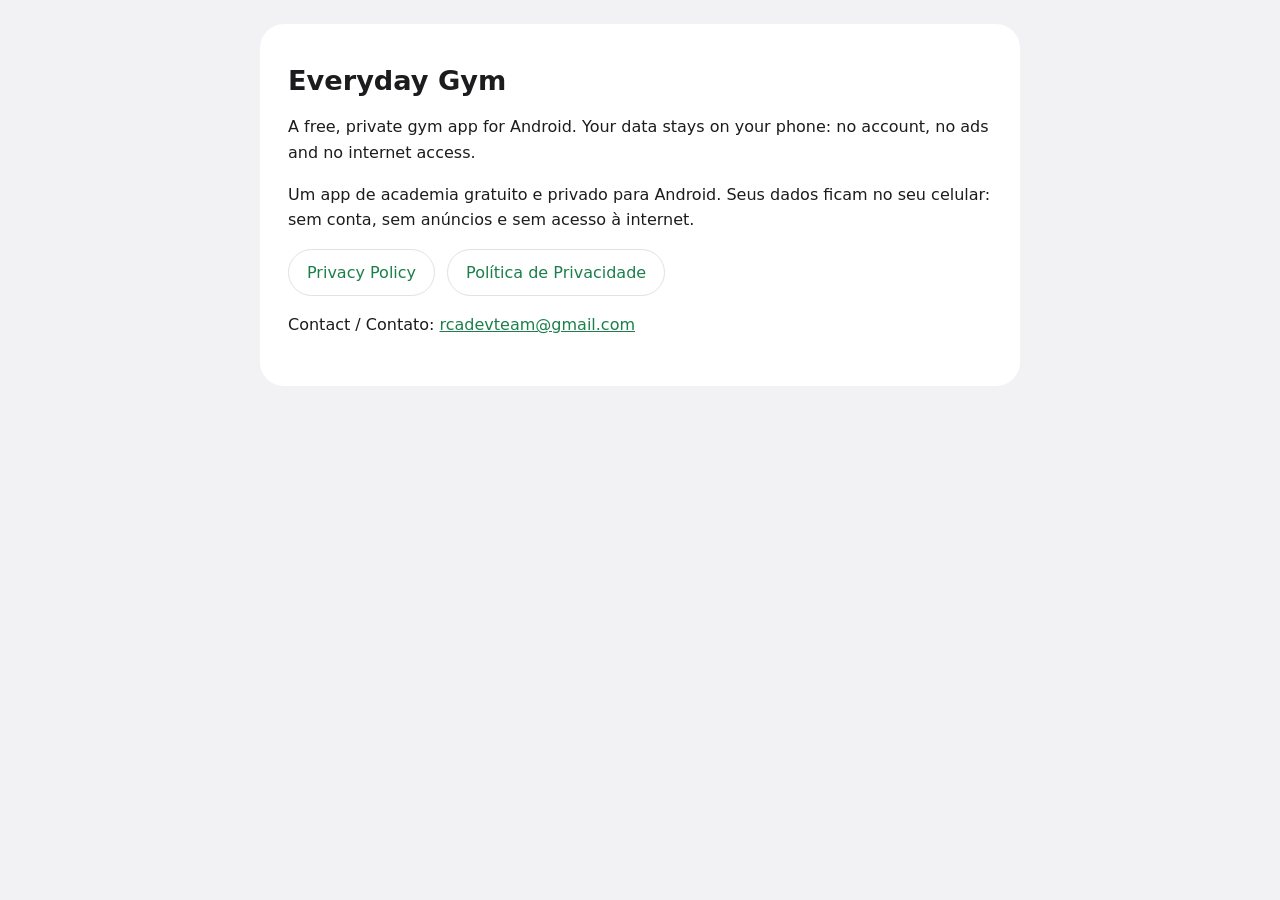
<file: index.html>
<!doctype html>
<html lang="en">
<head>
<meta charset="utf-8">
<meta name="viewport" content="width=device-width, initial-scale=1">
<title>Everyday Gym</title>
<link rel="stylesheet" href="assets/style.css">
</head>
<body>
<main>
<h1>Everyday Gym</h1>
<p>A free, private gym app for Android. Your data stays on your phone: no account, no ads and no internet access.</p>
<p lang="pt-BR">Um app de academia gratuito e privado para Android. Seus dados ficam no seu celular: sem conta, sem anúncios e sem acesso à internet.</p>
<ul class="links">
<li><a href="privacy/" hreflang="en">Privacy Policy</a></li>
<li><a href="privacidade/" hreflang="pt-BR">Política de Privacidade</a></li>
</ul>
<p>Contact / Contato: <a href="mailto:rcadevteam@gmail.com">rcadevteam@gmail.com</a></p>
</main>
</body>
</html>
</file>
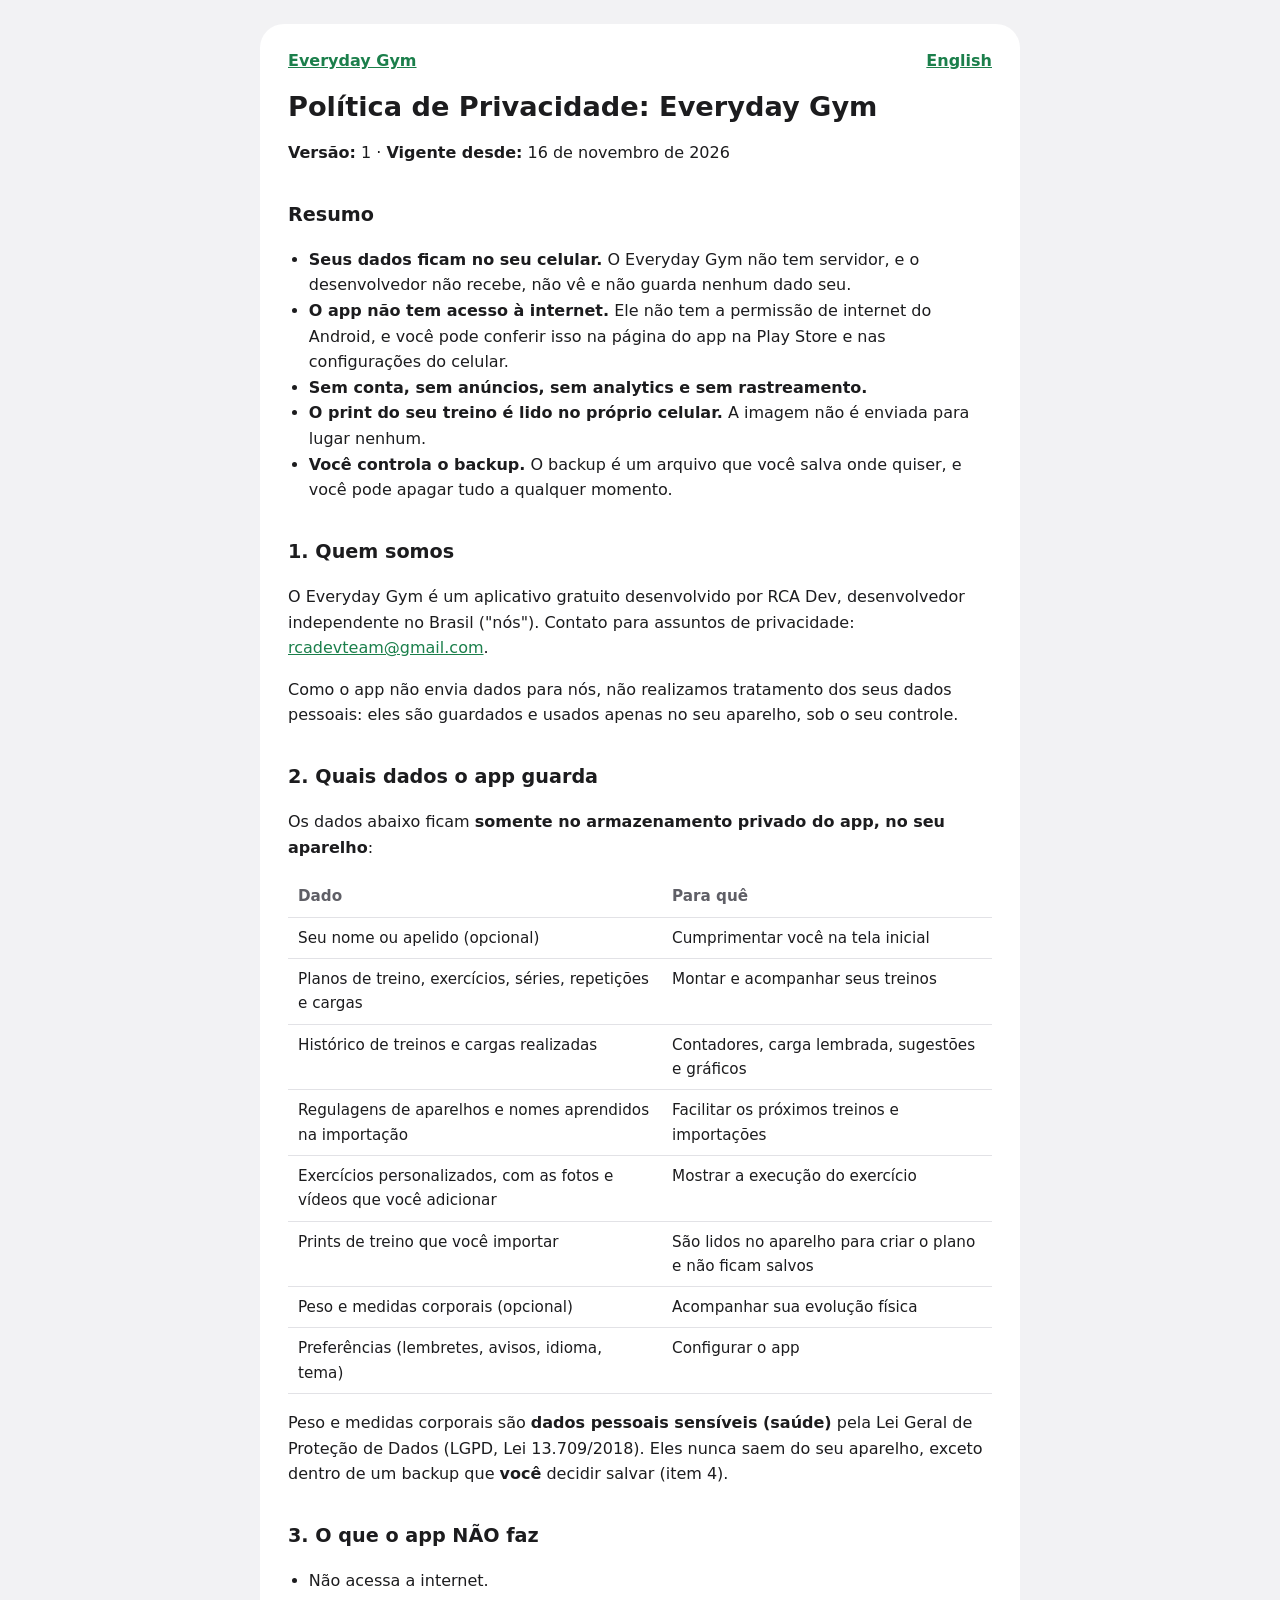
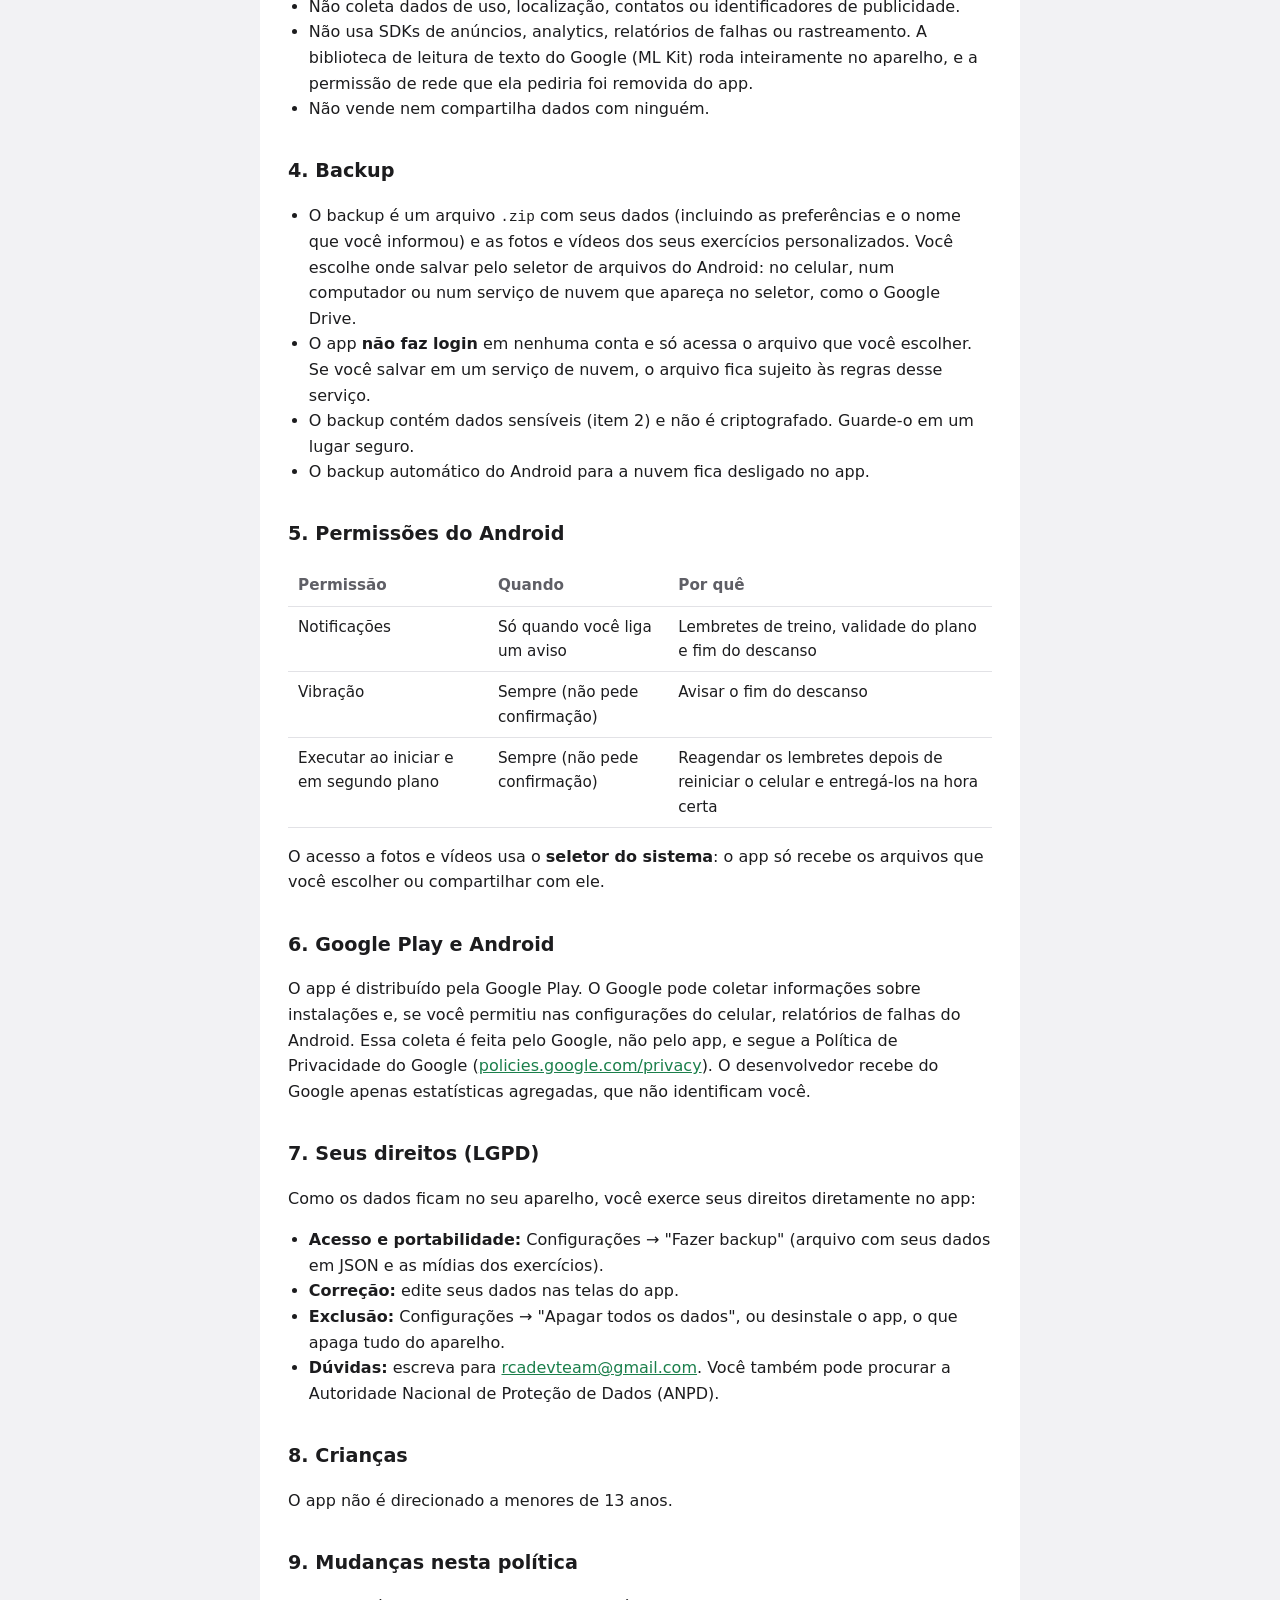
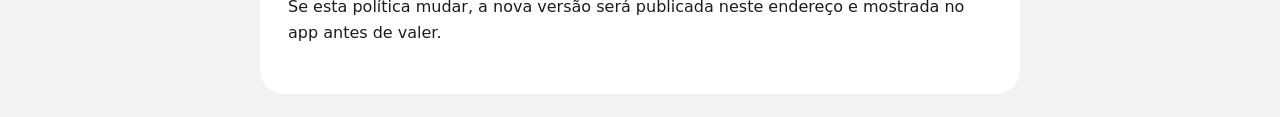
<file: privacidade/index.html>
<!doctype html>
<html lang="pt-BR">
<head>
<meta charset="utf-8">
<meta name="viewport" content="width=device-width, initial-scale=1">
<title>Política de Privacidade: Everyday Gym</title>
<link rel="stylesheet" href="../assets/style.css">
</head>
<body>
<main>
<nav><a href="../">Everyday Gym</a><a href="../privacy/" hreflang="en">English</a></nav>
<h1>Política de Privacidade: Everyday Gym</h1>
<p><strong>Versão:</strong> 1 · <strong>Vigente desde:</strong> 16 de novembro de 2026</p>
<h2>Resumo</h2>
<ul>
<li><strong>Seus dados ficam no seu celular.</strong> O Everyday Gym não tem servidor, e o desenvolvedor não recebe, não vê e não guarda nenhum dado seu.</li>
<li><strong>O app não tem acesso à internet.</strong> Ele não tem a permissão de internet do Android, e você pode conferir isso na página do app na Play Store e nas configurações do celular.</li>
<li><strong>Sem conta, sem anúncios, sem analytics e sem rastreamento.</strong></li>
<li><strong>O print do seu treino é lido no próprio celular.</strong> A imagem não é enviada para lugar nenhum.</li>
<li><strong>Você controla o backup.</strong> O backup é um arquivo que você salva onde quiser, e você pode apagar tudo a qualquer momento.</li>
</ul>
<h2>1. Quem somos</h2>
<p>O Everyday Gym é um aplicativo gratuito desenvolvido por RCA Dev, desenvolvedor independente no Brasil ("nós").
Contato para assuntos de privacidade: <a href="mailto:rcadevteam@gmail.com">rcadevteam@gmail.com</a>.</p>
<p>Como o app não envia dados para nós, não realizamos tratamento dos seus dados pessoais: eles são guardados e usados apenas no seu aparelho, sob o seu controle.</p>
<h2>2. Quais dados o app guarda</h2>
<p>Os dados abaixo ficam <strong>somente no armazenamento privado do app, no seu aparelho</strong>:</p>
<table>
<thead>
<tr>
<th>Dado</th>
<th>Para quê</th>
</tr>
</thead>
<tbody>
<tr>
<td>Seu nome ou apelido (opcional)</td>
<td>Cumprimentar você na tela inicial</td>
</tr>
<tr>
<td>Planos de treino, exercícios, séries, repetições e cargas</td>
<td>Montar e acompanhar seus treinos</td>
</tr>
<tr>
<td>Histórico de treinos e cargas realizadas</td>
<td>Contadores, carga lembrada, sugestões e gráficos</td>
</tr>
<tr>
<td>Regulagens de aparelhos e nomes aprendidos na importação</td>
<td>Facilitar os próximos treinos e importações</td>
</tr>
<tr>
<td>Exercícios personalizados, com as fotos e vídeos que você adicionar</td>
<td>Mostrar a execução do exercício</td>
</tr>
<tr>
<td>Prints de treino que você importar</td>
<td>São lidos no aparelho para criar o plano e não ficam salvos</td>
</tr>
<tr>
<td>Peso e medidas corporais (opcional)</td>
<td>Acompanhar sua evolução física</td>
</tr>
<tr>
<td>Preferências (lembretes, avisos, idioma, tema)</td>
<td>Configurar o app</td>
</tr>
</tbody>
</table>
<p>Peso e medidas corporais são <strong>dados pessoais sensíveis (saúde)</strong> pela Lei Geral de Proteção de Dados (LGPD, Lei 13.709/2018). Eles nunca saem do seu aparelho, exceto dentro de um backup que <strong>você</strong> decidir salvar (item 4).</p>
<h2>3. O que o app NÃO faz</h2>
<ul>
<li>Não acessa a internet.</li>
<li>Não coleta dados de uso, localização, contatos ou identificadores de publicidade.</li>
<li>Não usa SDKs de anúncios, analytics, relatórios de falhas ou rastreamento. A biblioteca de leitura de texto do Google (ML Kit) roda inteiramente no aparelho, e a permissão de rede que ela pediria foi removida do app.</li>
<li>Não vende nem compartilha dados com ninguém.</li>
</ul>
<h2>4. Backup</h2>
<ul>
<li>O backup é um arquivo <code>.zip</code> com seus dados (incluindo as preferências e o nome que você informou) e as fotos e vídeos dos seus exercícios personalizados. Você escolhe onde salvar pelo seletor de arquivos do Android: no celular, num computador ou num serviço de nuvem que apareça no seletor, como o Google Drive.</li>
<li>O app <strong>não faz login</strong> em nenhuma conta e só acessa o arquivo que você escolher. Se você salvar em um serviço de nuvem, o arquivo fica sujeito às regras desse serviço.</li>
<li>O backup contém dados sensíveis (item 2) e não é criptografado. Guarde-o em um lugar seguro.</li>
<li>O backup automático do Android para a nuvem fica desligado no app.</li>
</ul>
<h2>5. Permissões do Android</h2>
<table>
<thead>
<tr>
<th>Permissão</th>
<th>Quando</th>
<th>Por quê</th>
</tr>
</thead>
<tbody>
<tr>
<td>Notificações</td>
<td>Só quando você liga um aviso</td>
<td>Lembretes de treino, validade do plano e fim do descanso</td>
</tr>
<tr>
<td>Vibração</td>
<td>Sempre (não pede confirmação)</td>
<td>Avisar o fim do descanso</td>
</tr>
<tr>
<td>Executar ao iniciar e em segundo plano</td>
<td>Sempre (não pede confirmação)</td>
<td>Reagendar os lembretes depois de reiniciar o celular e entregá-los na hora certa</td>
</tr>
</tbody>
</table>
<p>O acesso a fotos e vídeos usa o <strong>seletor do sistema</strong>: o app só recebe os arquivos que você escolher ou compartilhar com ele.</p>
<h2>6. Google Play e Android</h2>
<p>O app é distribuído pela Google Play. O Google pode coletar informações sobre instalações e, se você permitiu nas configurações do celular, relatórios de falhas do Android. Essa coleta é feita pelo Google, não pelo app, e segue a Política de Privacidade do Google (<a href="https://policies.google.com/privacy">policies.google.com/privacy</a>). O desenvolvedor recebe do Google apenas estatísticas agregadas, que não identificam você.</p>
<h2>7. Seus direitos (LGPD)</h2>
<p>Como os dados ficam no seu aparelho, você exerce seus direitos diretamente no app:</p>
<ul>
<li><strong>Acesso e portabilidade:</strong> Configurações → "Fazer backup" (arquivo com seus dados em JSON e as mídias dos exercícios).</li>
<li><strong>Correção:</strong> edite seus dados nas telas do app.</li>
<li><strong>Exclusão:</strong> Configurações → "Apagar todos os dados", ou desinstale o app, o que apaga tudo do aparelho.</li>
<li><strong>Dúvidas:</strong> escreva para <a href="mailto:rcadevteam@gmail.com">rcadevteam@gmail.com</a>. Você também pode procurar a Autoridade Nacional de Proteção de Dados (ANPD).</li>
</ul>
<h2>8. Crianças</h2>
<p>O app não é direcionado a menores de 13 anos.</p>
<h2>9. Mudanças nesta política</h2>
<p>Se esta política mudar, a nova versão será publicada neste endereço e mostrada no app antes de valer.</p>
</main>
</body>
</html>
</file>
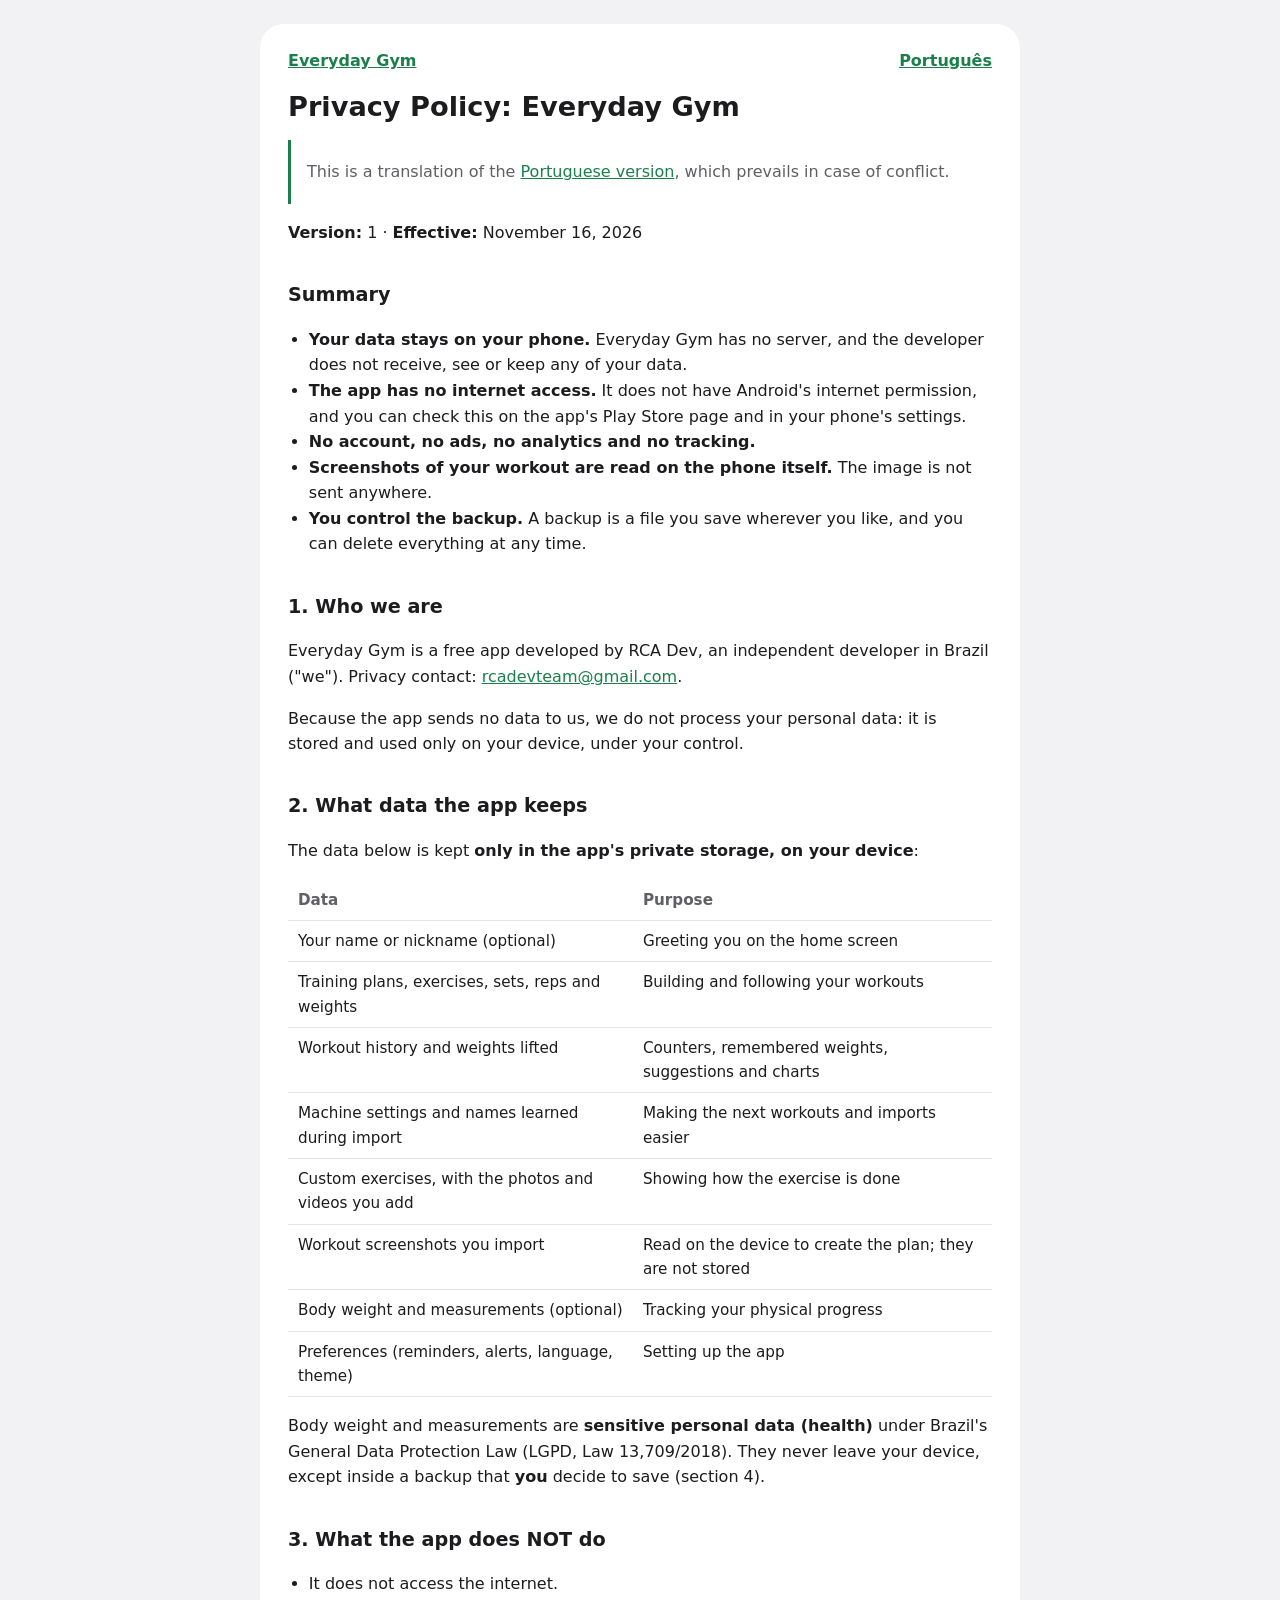
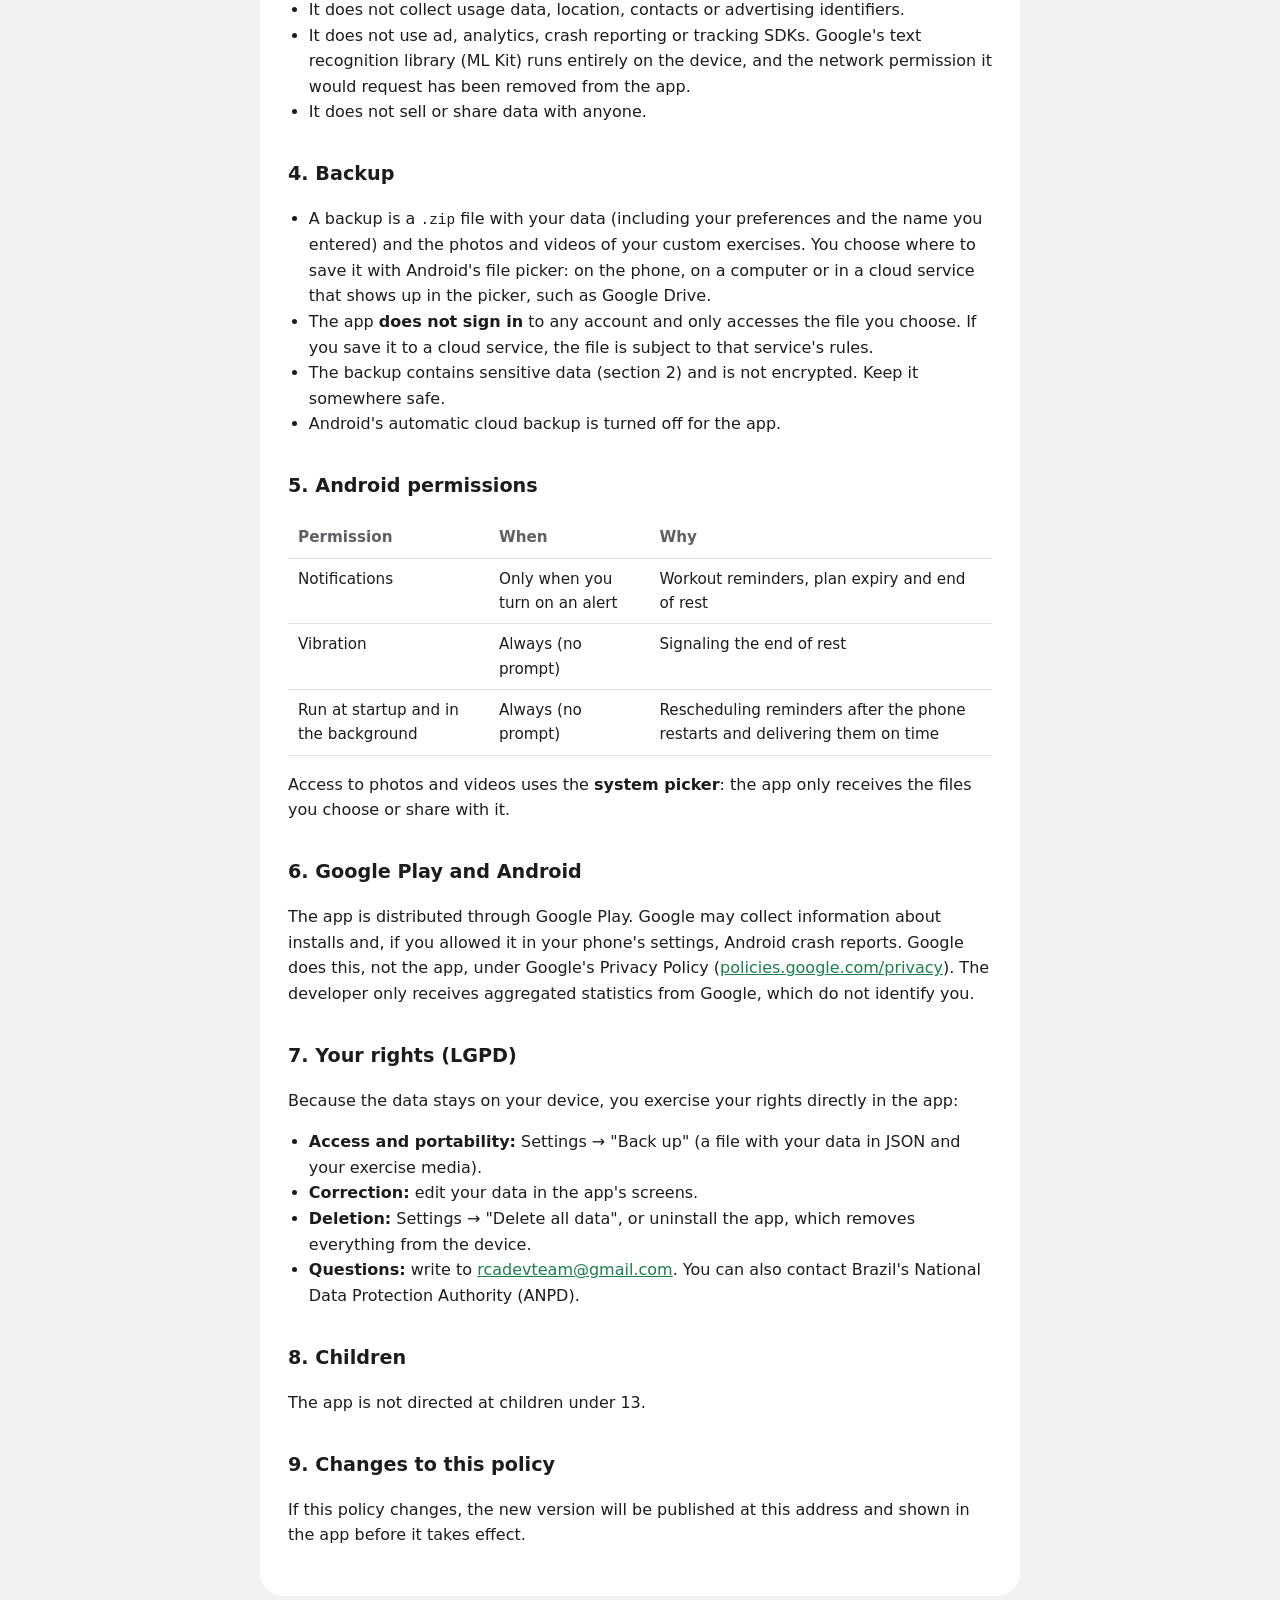
<file: privacy/index.html>
<!doctype html>
<html lang="en">
<head>
<meta charset="utf-8">
<meta name="viewport" content="width=device-width, initial-scale=1">
<title>Privacy Policy: Everyday Gym</title>
<link rel="stylesheet" href="../assets/style.css">
</head>
<body>
<main>
<nav><a href="../">Everyday Gym</a><a href="../privacidade/" hreflang="pt-BR">Português</a></nav>
<h1>Privacy Policy: Everyday Gym</h1>
<blockquote>
<p>This is a translation of the <a href="../privacidade/">Portuguese version</a>, which prevails in case of conflict.</p>
</blockquote>
<p><strong>Version:</strong> 1 · <strong>Effective:</strong> November 16, 2026</p>
<h2>Summary</h2>
<ul>
<li><strong>Your data stays on your phone.</strong> Everyday Gym has no server, and the developer does not receive, see or keep any of your data.</li>
<li><strong>The app has no internet access.</strong> It does not have Android's internet permission, and you can check this on the app's Play Store page and in your phone's settings.</li>
<li><strong>No account, no ads, no analytics and no tracking.</strong></li>
<li><strong>Screenshots of your workout are read on the phone itself.</strong> The image is not sent anywhere.</li>
<li><strong>You control the backup.</strong> A backup is a file you save wherever you like, and you can delete everything at any time.</li>
</ul>
<h2>1. Who we are</h2>
<p>Everyday Gym is a free app developed by RCA Dev, an independent developer in Brazil ("we").
Privacy contact: <a href="mailto:rcadevteam@gmail.com">rcadevteam@gmail.com</a>.</p>
<p>Because the app sends no data to us, we do not process your personal data: it is stored and used only on your device, under your control.</p>
<h2>2. What data the app keeps</h2>
<p>The data below is kept <strong>only in the app's private storage, on your device</strong>:</p>
<table>
<thead>
<tr>
<th>Data</th>
<th>Purpose</th>
</tr>
</thead>
<tbody>
<tr>
<td>Your name or nickname (optional)</td>
<td>Greeting you on the home screen</td>
</tr>
<tr>
<td>Training plans, exercises, sets, reps and weights</td>
<td>Building and following your workouts</td>
</tr>
<tr>
<td>Workout history and weights lifted</td>
<td>Counters, remembered weights, suggestions and charts</td>
</tr>
<tr>
<td>Machine settings and names learned during import</td>
<td>Making the next workouts and imports easier</td>
</tr>
<tr>
<td>Custom exercises, with the photos and videos you add</td>
<td>Showing how the exercise is done</td>
</tr>
<tr>
<td>Workout screenshots you import</td>
<td>Read on the device to create the plan; they are not stored</td>
</tr>
<tr>
<td>Body weight and measurements (optional)</td>
<td>Tracking your physical progress</td>
</tr>
<tr>
<td>Preferences (reminders, alerts, language, theme)</td>
<td>Setting up the app</td>
</tr>
</tbody>
</table>
<p>Body weight and measurements are <strong>sensitive personal data (health)</strong> under Brazil's General Data Protection Law (LGPD, Law 13,709/2018). They never leave your device, except inside a backup that <strong>you</strong> decide to save (section 4).</p>
<h2>3. What the app does NOT do</h2>
<ul>
<li>It does not access the internet.</li>
<li>It does not collect usage data, location, contacts or advertising identifiers.</li>
<li>It does not use ad, analytics, crash reporting or tracking SDKs. Google's text recognition library (ML Kit) runs entirely on the device, and the network permission it would request has been removed from the app.</li>
<li>It does not sell or share data with anyone.</li>
</ul>
<h2>4. Backup</h2>
<ul>
<li>A backup is a <code>.zip</code> file with your data (including your preferences and the name you entered) and the photos and videos of your custom exercises. You choose where to save it with Android's file picker: on the phone, on a computer or in a cloud service that shows up in the picker, such as Google Drive.</li>
<li>The app <strong>does not sign in</strong> to any account and only accesses the file you choose. If you save it to a cloud service, the file is subject to that service's rules.</li>
<li>The backup contains sensitive data (section 2) and is not encrypted. Keep it somewhere safe.</li>
<li>Android's automatic cloud backup is turned off for the app.</li>
</ul>
<h2>5. Android permissions</h2>
<table>
<thead>
<tr>
<th>Permission</th>
<th>When</th>
<th>Why</th>
</tr>
</thead>
<tbody>
<tr>
<td>Notifications</td>
<td>Only when you turn on an alert</td>
<td>Workout reminders, plan expiry and end of rest</td>
</tr>
<tr>
<td>Vibration</td>
<td>Always (no prompt)</td>
<td>Signaling the end of rest</td>
</tr>
<tr>
<td>Run at startup and in the background</td>
<td>Always (no prompt)</td>
<td>Rescheduling reminders after the phone restarts and delivering them on time</td>
</tr>
</tbody>
</table>
<p>Access to photos and videos uses the <strong>system picker</strong>: the app only receives the files you choose or share with it.</p>
<h2>6. Google Play and Android</h2>
<p>The app is distributed through Google Play. Google may collect information about installs and, if you allowed it in your phone's settings, Android crash reports. Google does this, not the app, under Google's Privacy Policy (<a href="https://policies.google.com/privacy">policies.google.com/privacy</a>). The developer only receives aggregated statistics from Google, which do not identify you.</p>
<h2>7. Your rights (LGPD)</h2>
<p>Because the data stays on your device, you exercise your rights directly in the app:</p>
<ul>
<li><strong>Access and portability:</strong> Settings → "Back up" (a file with your data in JSON and your exercise media).</li>
<li><strong>Correction:</strong> edit your data in the app's screens.</li>
<li><strong>Deletion:</strong> Settings → "Delete all data", or uninstall the app, which removes everything from the device.</li>
<li><strong>Questions:</strong> write to <a href="mailto:rcadevteam@gmail.com">rcadevteam@gmail.com</a>. You can also contact Brazil's National Data Protection Authority (ANPD).</li>
</ul>
<h2>8. Children</h2>
<p>The app is not directed at children under 13.</p>
<h2>9. Changes to this policy</h2>
<p>If this policy changes, the new version will be published at this address and shown in the app before it takes effect.</p>
</main>
</body>
</html>
</file>
<file: assets/style.css>
:root {
  --bg: #f2f2f4;
  --card: #ffffff;
  --text: #1c1c1e;
  --muted: #5f5f66;
  --line: #e2e2e6;
  --accent: #1b7f4b;
}
@media (prefers-color-scheme: dark) {
  :root {
    --bg: #000000;
    --card: #17171a;
    --text: #f2f2f4;
    --muted: #a3a3ab;
    --line: #2c2c31;
    --accent: #5fd394;
  }
}
* { box-sizing: border-box; }
body {
  margin: 0;
  background: var(--bg);
  color: var(--text);
  font: 16px/1.6 system-ui, -apple-system, "Segoe UI", Roboto, sans-serif;
}
main {
  max-width: 760px;
  margin: 24px auto;
  padding: 24px 28px 32px;
  background: var(--card);
  border-radius: 24px;
}
@media (max-width: 600px) {
  main { margin: 0; border-radius: 0; padding: 16px; }
}
nav { display: flex; justify-content: space-between; gap: 16px; margin-bottom: 8px; font-weight: 600; }
a { color: var(--accent); }
h1 { font-size: 1.7rem; line-height: 1.25; margin: 0.6em 0 0.4em; }
h2 { font-size: 1.2rem; margin: 1.8em 0 0.5em; }
blockquote { margin: 1em 0; padding: 0.2em 1em; border-left: 3px solid var(--accent); color: var(--muted); }
table { width: 100%; border-collapse: collapse; margin: 1em 0; font-size: 0.95rem; display: block; overflow-x: auto; }
th, td { text-align: left; vertical-align: top; padding: 8px 10px; border-bottom: 1px solid var(--line); }
th { color: var(--muted); font-weight: 600; }
code { font-size: 0.9em; }
ul { padding-left: 1.3em; }
.links { display: flex; flex-wrap: wrap; gap: 12px; padding: 0; list-style: none; }
.links a { display: inline-block; padding: 10px 18px; border-radius: 999px; border: 1px solid var(--line); text-decoration: none; }
</file>
